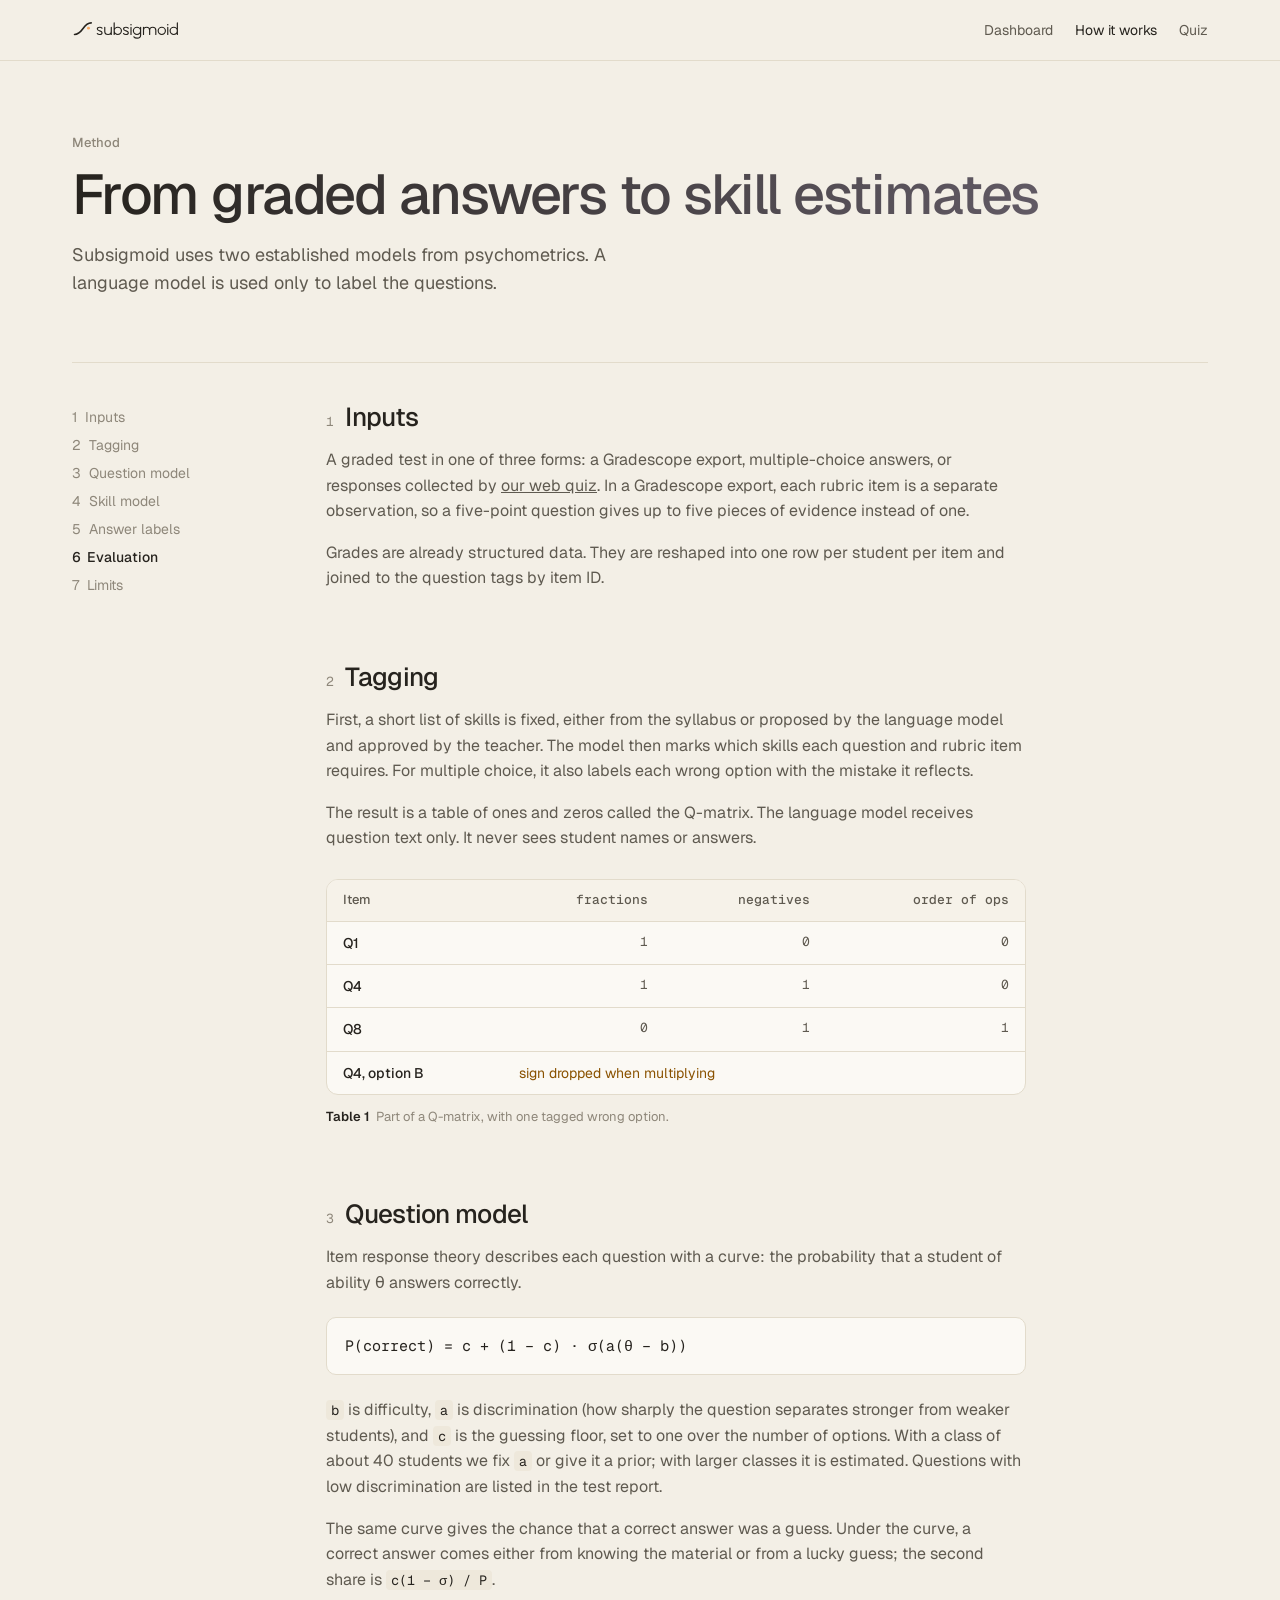
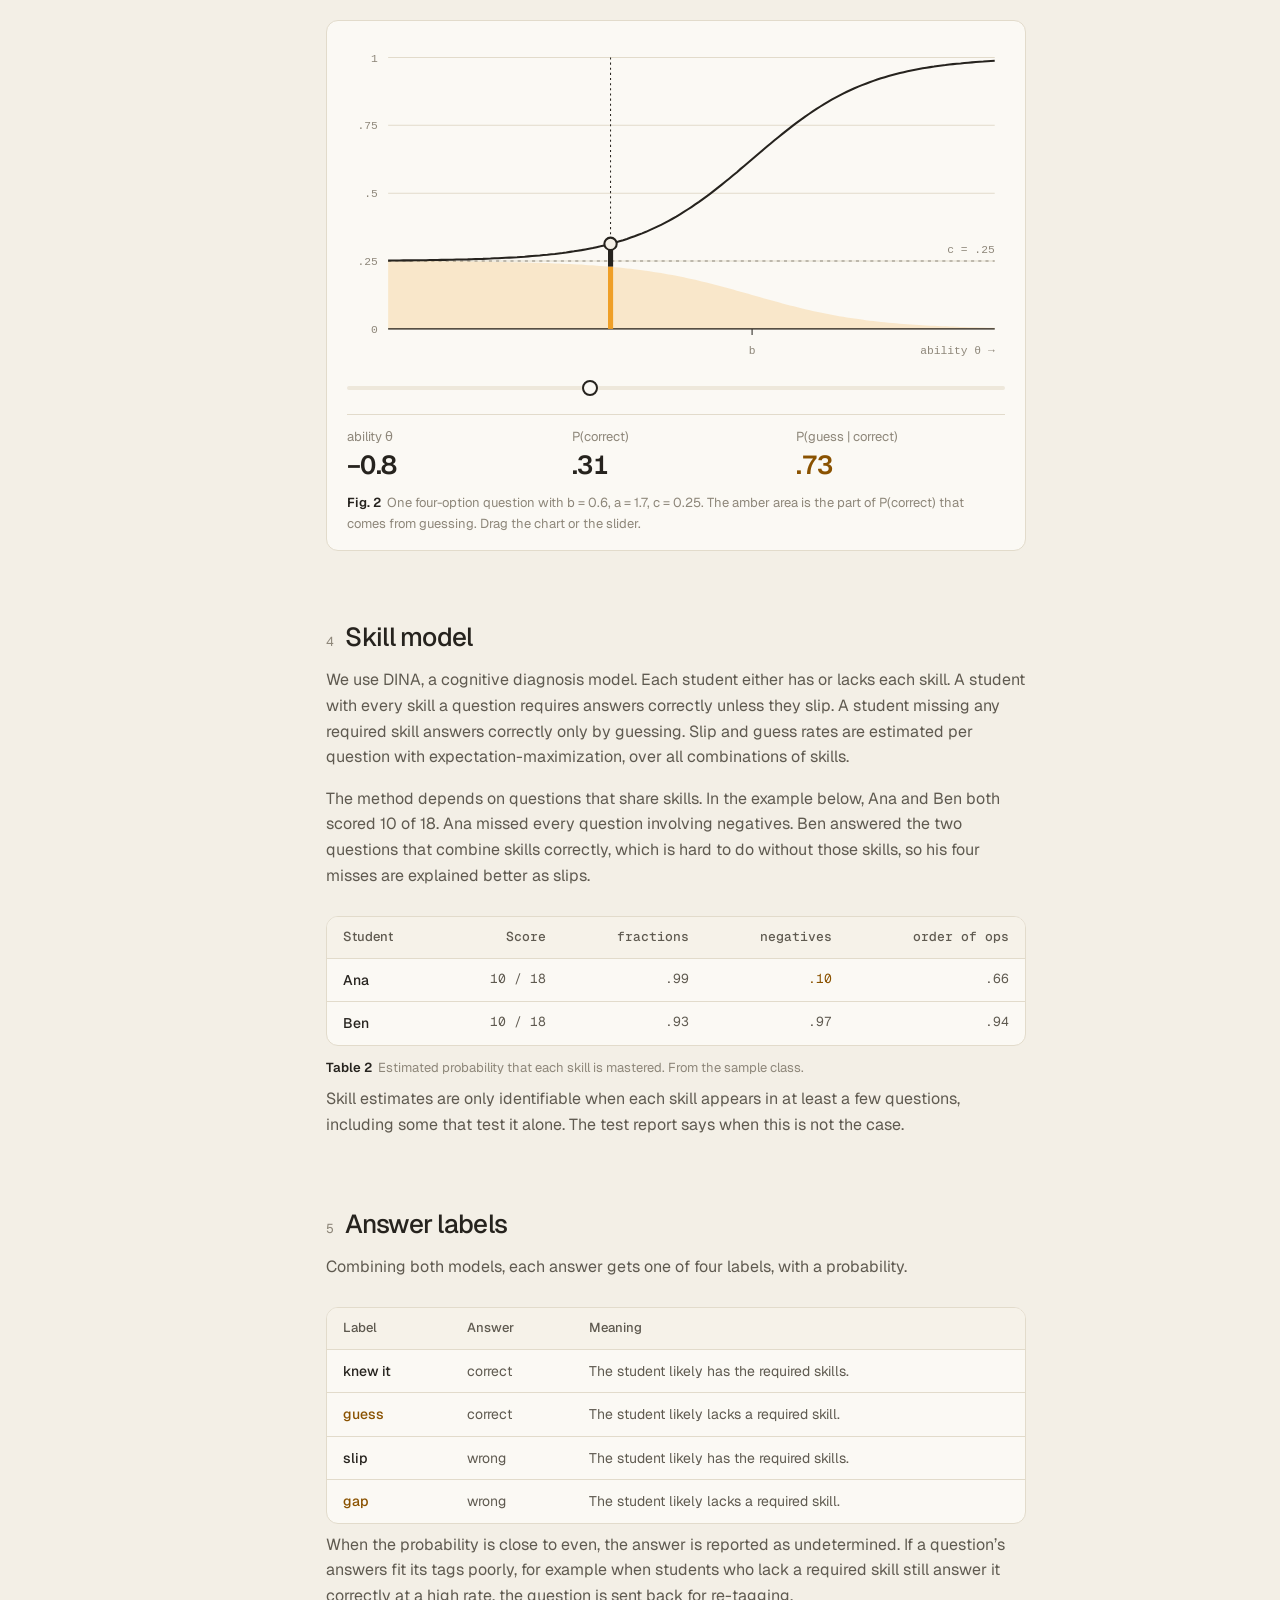
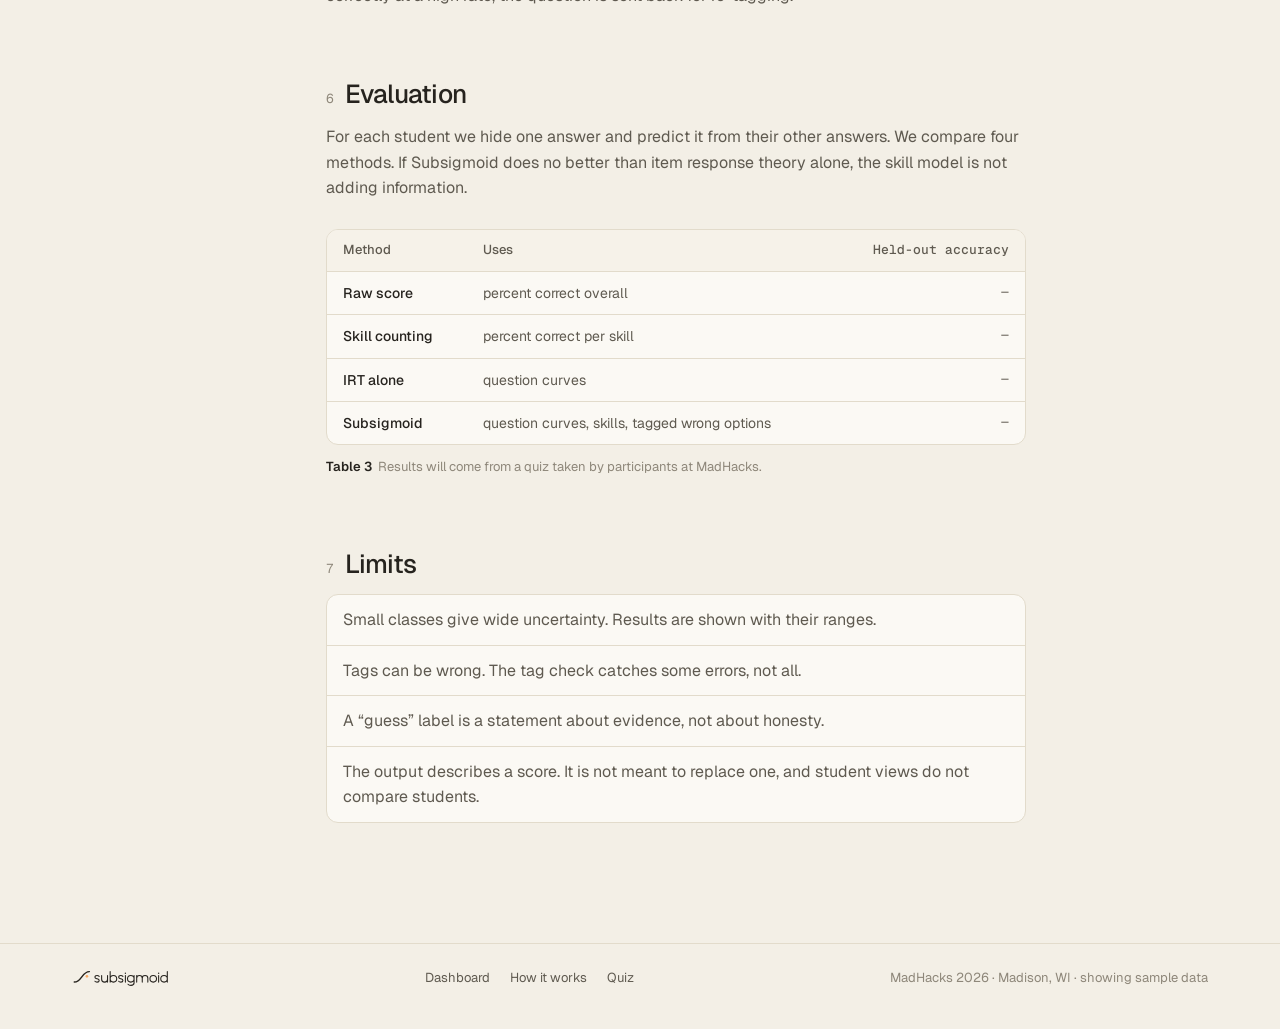
<file: site/method.html>
<!doctype html>
<html lang="en">
<head>
<meta charset="utf-8">
<meta name="viewport" content="width=device-width, initial-scale=1">
<title>Method · Subsigmoid</title>
<meta name="description" content="How Subsigmoid estimates skills from graded answers: question tagging, item response theory, and cognitive diagnosis.">
<link rel="icon" href="favicon.svg" type="image/svg+xml">
<link rel="preconnect" href="https://fonts.googleapis.com">
<link rel="preconnect" href="https://fonts.gstatic.com" crossorigin>
<link href="https://fonts.googleapis.com/css2?family=Geist:wght@400;500;600&family=Geist+Mono:wght@400;500&display=swap" rel="stylesheet">
<!-- <meta name="subsigmoid-api" content="https://YOUR-APP.databricksapps.com"> -->
<link rel="stylesheet" href="styles.css">
<style>
.title { padding: 72px 0 0; }
.title h1 { font-size: clamp(36px, 4.6vw, 56px); margin-top: 12px; }
.title p { margin-top: 16px; font-size: 18px; max-width: 34em; }

.doc { display: grid; grid-template-columns: 190px minmax(0, 1fr); gap: 0 64px; margin-top: 64px; border-top: 1px solid var(--rule); padding-top: 40px; }
.toc { position: sticky; top: 28px; align-self: start; font-size: 14px; line-height: 2; }
.toc a { display: block; text-decoration: none; color: var(--ink-3); }
.toc a:hover, .toc a.on { color: var(--ink); }
.toc a.on { font-weight: 500; }
.body { max-width: 700px; }
.body section + section { margin-top: 72px; }
.body h2 { font-size: 26px; margin-bottom: 14px; display: flex; align-items: baseline; gap: 12px; }
.body h2 .n { font-family: var(--mono); font-size: 13px; font-weight: 400; color: var(--ink-3); }
.body p { max-width: none; }
.body figure { margin: 28px 0 8px; }
code { font-family: var(--mono); font-size: 13.5px; background: var(--paper-2); padding: 1px 5px; border-radius: 4px; color: var(--ink); }
.eq { display: block; font-family: var(--mono); font-size: 15px; background: var(--sheet); border: 1px solid var(--rule); border-radius: 10px; padding: 16px 18px; margin: 22px 0; color: var(--ink); }
ul.plain { margin: 0; padding: 0; list-style: none; background: var(--sheet); border: 1px solid var(--rule); border-radius: 12px; overflow: hidden; }
ul.plain li { padding: 12px 16px; border-top: 1px solid var(--rule); color: var(--ink-2); }
ul.plain li:first-child { border-top: 0; }

.table-scroll { background: var(--sheet); border: 1px solid var(--rule); border-radius: 12px; overflow-x: auto; }
table { width: 100%; border-collapse: collapse; font-size: 14px; }
th, td { text-align: left; padding: 10px 16px; border-top: 1px solid var(--rule); vertical-align: top; }
th { font-weight: 500; font-size: 13px; color: var(--ink-2); background: #F6F2E9; border-top: 0; }
td { color: var(--ink-2); }
td:first-child { color: var(--ink); font-weight: 500; }
td.num, th.num { text-align: right; font-family: var(--mono); font-size: 13px; font-variant-numeric: tabular-nums; }
td.am { color: var(--amber-ink); }
td.serif { font-weight: 400; }

/* Fig. 2 */
#curve-fig { background: var(--sheet); border: 1px solid var(--rule); border-radius: 12px; padding: 20px 20px 16px; }
#curve-fig svg { width: 100%; height: auto; display: block; overflow: visible; cursor: ew-resize; touch-action: none; }
.readout { display: grid; grid-template-columns: repeat(3, 1fr); gap: 16px; margin-top: 16px; border-top: 1px solid var(--rule); padding-top: 12px; }
.readout div { font-size: 13px; color: var(--ink-3); }
.readout b { display: block; font-weight: 600; font-size: 26px; letter-spacing: -.02em; color: var(--ink); font-variant-numeric: tabular-nums; line-height: 1.2; margin-top: 2px; }
.readout .am b { color: var(--amber-ink); }
input[type=range] { -webkit-appearance: none; appearance: none; width: 100%; background: transparent; margin: 16px 0 0; }
input[type=range]::-webkit-slider-runnable-track { height: 4px; border-radius: 999px; background: var(--paper-2); }
input[type=range]::-moz-range-track { height: 4px; border-radius: 999px; background: var(--paper-2); }
input[type=range]::-webkit-slider-thumb { -webkit-appearance: none; width: 16px; height: 16px; background: var(--sheet); border: 2px solid var(--ink); border-radius: 50%; margin-top: -6px; cursor: ew-resize; }
input[type=range]::-moz-range-thumb { width: 14px; height: 14px; background: var(--sheet); border: 2px solid var(--ink); border-radius: 50%; cursor: ew-resize; }

@media (max-width: 900px) {
  .doc { grid-template-columns: minmax(0, 1fr); }
  .toc { display: none; }
  .eq { overflow-x: auto; white-space: nowrap; }
}
@media (max-width: 720px) {
  .title { padding-top: 44px; }
  .title p { font-size: 16px; }
  .doc { margin-top: 40px; }
  .body section + section { margin-top: 56px; }
  .body h2 { font-size: 22px; }
  #curve-fig { padding: 14px; }
  #curve text { font-size: 21px; }
  .readout b { font-size: 21px; }
}
</style>
</head>
<body>

<header class="top" data-page="method"></header>

<main class="wrap">
  <div class="title">
    <div class="label">Method</div>
    <h1 class="grad">From graded answers to skill estimates</h1>
    <p>Subsigmoid uses two established models from psychometrics. A language model is used only to label the questions.</p>
  </div>

  <div class="doc">
    <nav class="toc" aria-label="Contents">
      <a href="#inputs">1 &nbsp;Inputs</a>
      <a href="#tagging">2 &nbsp;Tagging</a>
      <a href="#irt">3 &nbsp;Question model</a>
      <a href="#dina">4 &nbsp;Skill model</a>
      <a href="#labels">5 &nbsp;Answer labels</a>
      <a href="#evaluation">6 &nbsp;Evaluation</a>
      <a href="#limits">7 &nbsp;Limits</a>
    </nav>

    <article class="body">
      <section id="inputs">
        <h2><span class="n">1</span>Inputs</h2>
        <p>A graded test in one of three forms: a Gradescope export, multiple-choice answers, or responses collected by <a href="quiz.html">our web quiz</a>. In a Gradescope export, each rubric item is a separate observation, so a five-point question gives up to five pieces of evidence instead of one.</p>
        <p>Grades are already structured data. They are reshaped into one row per student per item and joined to the question tags by item ID.</p>
      </section>

      <section id="tagging">
        <h2><span class="n">2</span>Tagging</h2>
        <p>First, a short list of skills is fixed, either from the syllabus or proposed by the language model and approved by the teacher. The model then marks which skills each question and rubric item requires. For multiple choice, it also labels each wrong option with the mistake it reflects.</p>
        <p>The result is a table of ones and zeros called the Q-matrix. The language model receives question text only. It never sees student names or answers.</p>
        <figure>
          <div class="table-scroll">
          <table>
            <thead><tr><th>Item</th><th class="num">fractions</th><th class="num">negatives</th><th class="num">order of ops</th></tr></thead>
            <tbody>
              <tr><td>Q1</td><td class="num">1</td><td class="num">0</td><td class="num">0</td></tr>
              <tr><td>Q4</td><td class="num">1</td><td class="num">1</td><td class="num">0</td></tr>
              <tr><td>Q8</td><td class="num">0</td><td class="num">1</td><td class="num">1</td></tr>
              <tr><td>Q4, option B</td><td class="am" colspan="3">sign dropped when multiplying</td></tr>
            </tbody>
          </table>
          </div>
          <figcaption><b>Table 1</b> &nbsp;Part of a Q-matrix, with one tagged wrong option.</figcaption>
        </figure>
      </section>

      <section id="irt">
        <h2><span class="n">3</span>Question model</h2>
        <p>Item response theory describes each question with a curve: the probability that a student of ability &theta; answers correctly.</p>
        <span class="eq">P(correct) = c + (1 &minus; c) &middot; &sigma;(a(&theta; &minus; b))</span>
        <p><code>b</code> is difficulty, <code>a</code> is discrimination (how sharply the question separates stronger from weaker students), and <code>c</code> is the guessing floor, set to one over the number of options. With a class of about 40 students we fix <code>a</code> or give it a prior; with larger classes it is estimated. Questions with low discrimination are listed in the test report.</p>
        <p>The same curve gives the chance that a correct answer was a guess. Under the curve, a correct answer comes either from knowing the material or from a lucky guess; the second share is <code>c(1 &minus; &sigma;) / P</code>.</p>

        <figure id="curve-fig">
          <svg id="curve" viewBox="0 0 640 320" role="img" aria-label="Item response curve. Drag horizontally to change ability."></svg>
          <input type="range" id="theta" min="-3" max="3" step="0.05" value="-0.8" aria-label="Student ability">
          <div class="readout">
            <div>ability &theta;<b id="s-theta">&minus;0.8</b></div>
            <div>P(correct)<b id="s-p">.31</b></div>
            <div class="am">P(guess | correct)<b id="s-g">.73</b></div>
          </div>
          <figcaption><b>Fig. 2</b> &nbsp;One four-option question with b = 0.6, a = 1.7, c = 0.25. The amber area is the part of P(correct) that comes from guessing. Drag the chart or the slider.</figcaption>
        </figure>
      </section>

      <section id="dina">
        <h2><span class="n">4</span>Skill model</h2>
        <p>We use DINA, a cognitive diagnosis model. Each student either has or lacks each skill. A student with every skill a question requires answers correctly unless they slip. A student missing any required skill answers correctly only by guessing. Slip and guess rates are estimated per question with expectation-maximization, over all combinations of skills.</p>
        <p>The method depends on questions that share skills. In the example below, Ana and Ben both scored 10 of 18. Ana missed every question involving negatives. Ben answered the two questions that combine skills correctly, which is hard to do without those skills, so his four misses are explained better as slips.</p>
        <figure>
          <div class="table-scroll">
          <table>
            <thead><tr><th>Student</th><th class="num">Score</th><th class="num">fractions</th><th class="num">negatives</th><th class="num">order of ops</th></tr></thead>
            <tbody>
              <tr><td>Ana</td><td class="num">10 / 18</td><td class="num">.99</td><td class="num am">.10</td><td class="num">.66</td></tr>
              <tr><td>Ben</td><td class="num">10 / 18</td><td class="num">.93</td><td class="num">.97</td><td class="num">.94</td></tr>
            </tbody>
          </table>
          </div>
          <figcaption><b>Table 2</b> &nbsp;Estimated probability that each skill is mastered. From the sample class.</figcaption>
        </figure>
        <p>Skill estimates are only identifiable when each skill appears in at least a few questions, including some that test it alone. The test report says when this is not the case.</p>
      </section>

      <section id="labels">
        <h2><span class="n">5</span>Answer labels</h2>
        <p>Combining both models, each answer gets one of four labels, with a probability.</p>
        <figure>
          <div class="table-scroll">
          <table>
            <thead><tr><th>Label</th><th>Answer</th><th>Meaning</th></tr></thead>
            <tbody>
              <tr><td>knew it</td><td>correct</td><td class="serif">The student likely has the required skills.</td></tr>
              <tr><td class="am">guess</td><td>correct</td><td class="serif">The student likely lacks a required skill.</td></tr>
              <tr><td>slip</td><td>wrong</td><td class="serif">The student likely has the required skills.</td></tr>
              <tr><td class="am">gap</td><td>wrong</td><td class="serif">The student likely lacks a required skill.</td></tr>
            </tbody>
          </table>
          </div>
        </figure>
        <p>When the probability is close to even, the answer is reported as undetermined. If a question&rsquo;s answers fit its tags poorly, for example when students who lack a required skill still answer it correctly at a high rate, the question is sent back for re-tagging.</p>
      </section>

      <section id="evaluation">
        <h2><span class="n">6</span>Evaluation</h2>
        <p>For each student we hide one answer and predict it from their other answers. We compare four methods. If Subsigmoid does no better than item response theory alone, the skill model is not adding information.</p>
        <figure>
          <div class="table-scroll">
          <table>
            <thead><tr><th>Method</th><th>Uses</th><th class="num">Held-out accuracy</th></tr></thead>
            <tbody>
              <tr><td>Raw score</td><td>percent correct overall</td><td class="num">&mdash;</td></tr>
              <tr><td>Skill counting</td><td>percent correct per skill</td><td class="num">&mdash;</td></tr>
              <tr><td>IRT alone</td><td>question curves</td><td class="num">&mdash;</td></tr>
              <tr><td>Subsigmoid</td><td>question curves, skills, tagged wrong options</td><td class="num">&mdash;</td></tr>
            </tbody>
          </table>
          </div>
          <figcaption><b>Table 3</b> &nbsp;Results will come from a quiz taken by participants at MadHacks.</figcaption>
        </figure>
      </section>

      <section id="limits">
        <h2><span class="n">7</span>Limits</h2>
        <ul class="plain">
          <li>Small classes give wide uncertainty. Results are shown with their ranges.</li>
          <li>Tags can be wrong. The tag check catches some errors, not all.</li>
          <li>A &ldquo;guess&rdquo; label is a statement about evidence, not about honesty.</li>
          <li>The output describes a score. It is not meant to replace one, and student views do not compare students.</li>
        </ul>
      </section>
    </article>
  </div>
</main>

<footer></footer>

<script src="js/api.js"></script>
<script src="js/site.js"></script>
<script>
(() => {
  const links = [...document.querySelectorAll('.toc a')];
  const io = new IntersectionObserver(es => es.forEach(e => { if (e.isIntersecting) links.forEach(a => a.classList.toggle('on', a.getAttribute('href') === '#' + e.target.id)); }), { rootMargin: '-30% 0px -60% 0px' });
  document.querySelectorAll('.body section[id]').forEach(s => io.observe(s));
})();
</script>
<script>
(() => {
  const css = n => getComputedStyle(document.documentElement).getPropertyValue(n).trim();
  const INK = css('--ink'), INK3 = css('--ink-3'), AMBER = css('--amber'), PAPER = css('--paper'), RULE = css('--rule');
  const sig = x => 1 / (1 + Math.exp(-x));
  const svg = document.getElementById('curve'), slider = document.getElementById('theta');
  const A = 1.7, B = 0.6, C = 0.25, X0 = 40, X1 = 630, Y0 = 280, Y1 = 16;
  const xs = t => X0 + (t + 3) / 6 * (X1 - X0), ys = p => Y0 - p * (Y0 - Y1);
  const el = (tag, at) => { const e = document.createElementNS('http://www.w3.org/2000/svg', tag); for (const k in at) e.setAttribute(k, at[k]); svg.appendChild(e); return e; };
  const txt = (s, at) => { const e = el('text', Object.assign({ 'font-family': 'IBM Plex Mono, monospace', 'font-size': 11, fill: INK3 }, at)); e.textContent = s; return e; };

  [0, .25, .5, .75, 1].forEach(p => {
    el('line', { x1: X0, x2: X1, y1: ys(p), y2: ys(p), stroke: RULE, 'stroke-width': 1 });
    txt(p === 0 ? '0' : p === 1 ? '1' : String(p).slice(1), { x: X0 - 10, y: ys(p) + 4, 'text-anchor': 'end' });
  });
  el('line', { x1: X0, x2: X1, y1: ys(C), y2: ys(C), stroke: INK3, 'stroke-width': 1, 'stroke-dasharray': '3 4' });
  txt('c = .25', { x: X1, y: ys(C) - 8, 'text-anchor': 'end' });

  let d = '', dl = `M${X0} ${Y0}`;
  for (let k = 0; k <= 160; k++) {
    const t = -3 + 6 * k / 160, s = sig(A * (t - B));
    d += (k ? 'L' : 'M') + xs(t).toFixed(1) + ' ' + ys(C + (1 - C) * s).toFixed(1);
    dl += 'L' + xs(t).toFixed(1) + ' ' + ys(C * (1 - s)).toFixed(1);
  }
  el('path', { d: dl + `L${X1} ${Y0}Z`, fill: AMBER, opacity: .2 });
  el('path', { d, fill: 'none', stroke: INK, 'stroke-width': 2 });
  el('line', { x1: X0, x2: X1, y1: Y0, y2: Y0, stroke: INK, 'stroke-width': 1 });
  el('line', { x1: xs(B), x2: xs(B), y1: Y0, y2: Y0 + 6, stroke: INK, 'stroke-width': 1 });
  txt('b', { x: xs(B), y: Y0 + 24, 'text-anchor': 'middle' });
  txt('ability θ →', { x: X1, y: Y0 + 24, 'text-anchor': 'end' });

  const vline = el('line', { stroke: INK, 'stroke-width': 1, 'stroke-dasharray': '2 3', y1: Y1, y2: Y0 });
  const knew = el('line', { stroke: INK, 'stroke-width': 5 });
  const luck = el('line', { stroke: AMBER, 'stroke-width': 5 });
  const dot = el('circle', { r: 6, fill: PAPER, stroke: INK, 'stroke-width': 2 });

  const fmt = v => (v >= .995 ? '1.00' : v.toFixed(2).replace(/^0/, ''));
  function setTheta(t) {
    t = Math.max(-3, Math.min(3, t));
    const s = sig(A * (t - B)), P = C + (1 - C) * s, g = C * (1 - s) / P, x = xs(t), yl = ys(C * (1 - s));
    for (const e of [vline, knew, luck]) { e.setAttribute('x1', x); e.setAttribute('x2', x); }
    luck.setAttribute('y1', Y0); luck.setAttribute('y2', yl);
    knew.setAttribute('y1', yl); knew.setAttribute('y2', ys(P));
    dot.setAttribute('cx', x); dot.setAttribute('cy', ys(P));
    document.getElementById('s-theta').textContent = (t < 0 ? '−' : '') + Math.abs(t).toFixed(1);
    document.getElementById('s-p').textContent = fmt(P);
    document.getElementById('s-g').textContent = fmt(g);
    slider.value = t;
  }
  slider.addEventListener('input', () => setTheta(+slider.value));
  let drag = false;
  const at = ev => { const r = svg.getBoundingClientRect(); return ((ev.clientX - r.left) / r.width * 640 - X0) / (X1 - X0) * 6 - 3; };
  svg.addEventListener('pointerdown', ev => { drag = true; svg.setPointerCapture(ev.pointerId); setTheta(at(ev)); });
  svg.addEventListener('pointermove', ev => { if (drag) setTheta(at(ev)); });
  svg.addEventListener('pointerup', () => drag = false);
  setTheta(-0.8);
})();
</script>
</body>
</html>
</file>
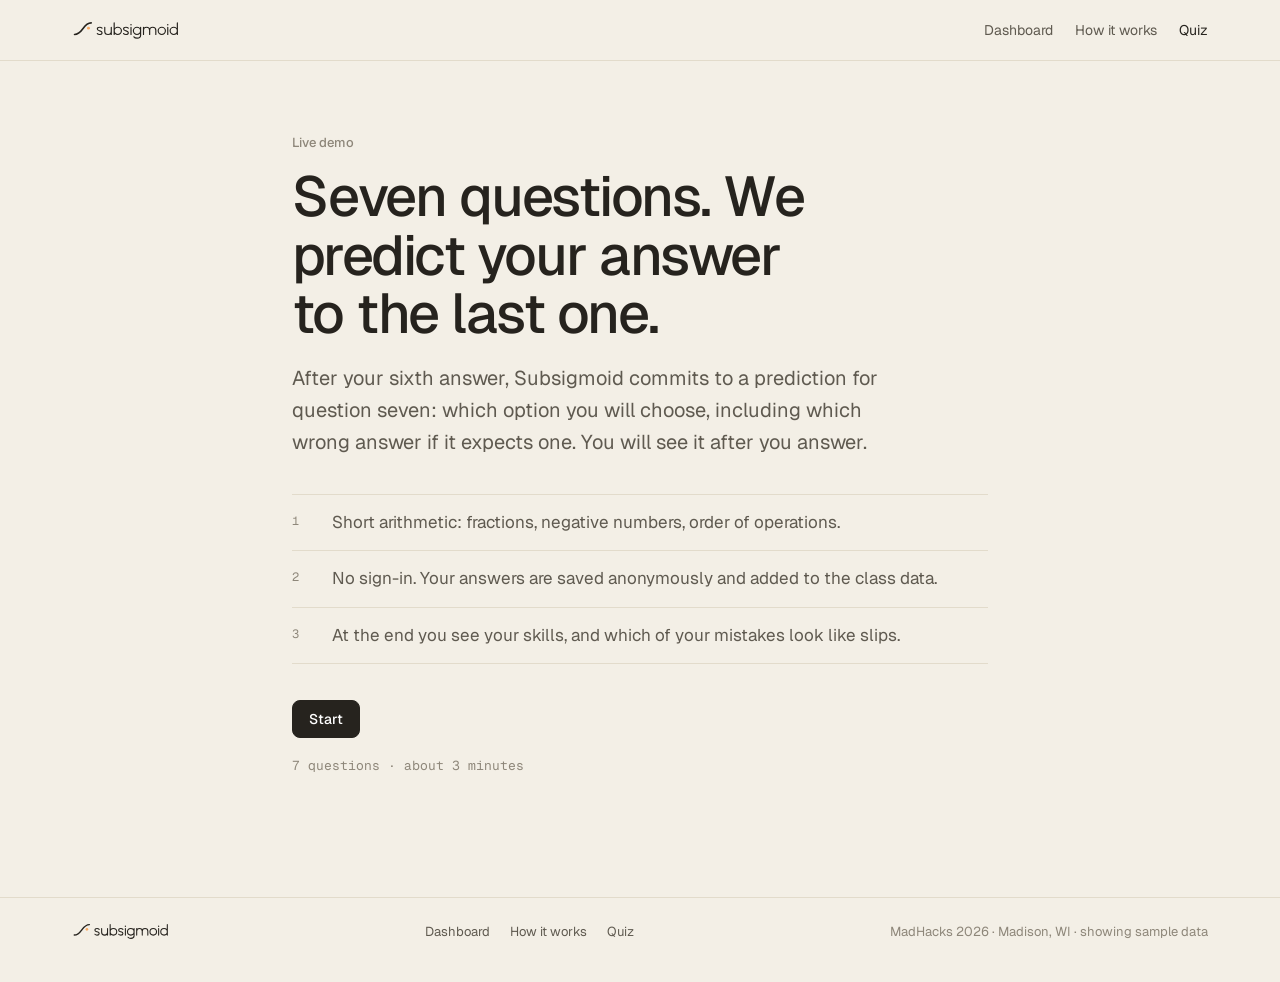
<file: site/quiz.html>
<!doctype html>
<html lang="en">
<head>
<meta charset="utf-8">
<meta name="viewport" content="width=device-width, initial-scale=1">
<title>Quiz · Subsigmoid</title>
<meta name="description" content="Seven questions. Before the seventh, Subsigmoid predicts which answer you will pick.">
<!-- <meta name="subsigmoid-api" content="https://YOUR-APP.databricksapps.com"> -->
<link rel="icon" href="favicon.svg" type="image/svg+xml">
<link rel="preconnect" href="https://fonts.googleapis.com">
<link rel="preconnect" href="https://fonts.gstatic.com" crossorigin>
<link href="https://fonts.googleapis.com/css2?family=Geist:wght@400;500;600&family=Geist+Mono:wght@400;500&display=swap" rel="stylesheet">
<link rel="stylesheet" href="styles.css">
<style>
.stage { max-width: 760px; margin: 0 auto; padding: 72px var(--gutter) 0; min-height: 70vh; }
.progress { display: flex; gap: 6px; margin-bottom: 40px; align-items: center; }
.progress i { width: 26px; height: 4px; background: var(--rule); }
.progress i.done { background: var(--ink); }
.progress i.now { background: var(--ink-3); }
.progress i.pred { background: none; border: 1px solid var(--amber); height: 6px; }
.progress i.pred.done { background: var(--amber); }
.progress span { margin-left: 12px; color: var(--ink-3); }

.screen h1 { font-size: clamp(36px, 4.6vw, 56px); }
.screen .sub { font-size: 20px; margin-top: 18px; max-width: 30em; }
.facts { margin: 36px 0; border-top: 1px solid var(--rule); }
.facts div { display: grid; grid-template-columns: 40px 1fr; padding: 14px 0; border-bottom: 1px solid var(--rule); color: var(--ink-2); font-size: 17px; }
.facts span { font-family: var(--mono); font-size: 12px; color: var(--ink-3); padding-top: 3px; }

.prompt { font-size: clamp(40px, 6vw, 64px); font-weight: 600; letter-spacing: -.02em; line-height: 1.1; margin: 8px 0 36px; }
.opts { display: grid; grid-template-columns: 1fr 1fr; gap: 10px; }
.opt { border-radius: 10px; display: flex; align-items: baseline; gap: 16px; text-align: left; padding: 18px 20px; background: var(--sheet); border: 1px solid var(--rule); cursor: pointer; font-size: 26px; font-family: var(--serif); transition: border-color .15s; }
.opt:hover { border-color: var(--ink); }
.opt span { font-family: var(--mono); font-size: 12px; color: var(--ink-3); }
.opt.picked { border-color: var(--ink); background: var(--ink); color: var(--paper); }
.opt.picked span { color: #8C8981; }
.opt.was-pred { box-shadow: inset 0 0 0 2px var(--amber); }
.opts.locked .opt { cursor: default; }

.seal { border-radius: 8px; display: flex; gap: 14px; align-items: center; border: 1px dashed var(--amber); padding: 14px 16px; margin-bottom: 28px; font-family: var(--mono); font-size: 12px; color: var(--amber-ink); background: var(--amber-wash); }
.seal .box { width: 10px; height: 10px; background: var(--amber); flex: none; }
.seal.wait { border-color: var(--rule); background: transparent; color: var(--ink-3); }
.seal.wait .box { background: var(--ink-3); animation: pulse 1s steps(2, jump-none) infinite; }
@keyframes pulse { 50% { opacity: .2; } }

.reveal { margin-top: 28px; border-top: 1px solid var(--ink); padding-top: 22px; }
.reveal h2 { font-size: 34px; }
.reveal p { margin-top: 12px; font-size: 18px; }
.reveal .row { display: grid; grid-template-columns: 1fr 1fr; gap: 16px; margin-top: 20px; }
.reveal .cellx { border-radius: 10px; border: 1px solid var(--rule); background: var(--sheet); padding: 14px 16px; }
.reveal .cellx b { display: block; font-family: var(--serif); font-weight: 300; font-size: 30px; }
.reveal .cellx.am { border-color: var(--amber); }
.next { margin-top: 32px; }

.res h2 { font-size: 30px; margin-bottom: 18px; }
.res + .res { margin-top: 56px; }
.bar-row { display: grid; grid-template-columns: 170px 1fr 48px; align-items: center; gap: 14px; padding: 8px 0; font-family: var(--mono); font-size: 12px; color: var(--ink-2); }
.bar-row .v { text-align: right; color: var(--ink); }
.ans { border-top: 1px solid var(--rule); }
.ans div { display: grid; grid-template-columns: 40px 1fr 90px 1.4fr; gap: 14px; padding: 12px 0; border-bottom: 1px solid var(--rule); align-items: baseline; font-size: 17px; }
.ans .q { font-family: var(--mono); font-size: 12px; color: var(--ink-3); }
.ans .ok { font-family: var(--mono); font-size: 12px; color: var(--ink-2); }
.ans .why { font-size: 15px; color: var(--ink-2); }
.mock { margin-top: 40px; padding: 14px 16px; border: 1px dashed var(--rule); font-family: var(--mono); font-size: 12px; color: var(--ink-3); }
.err { color: var(--amber-ink); font-family: var(--mono); font-size: 12px; margin-top: 16px; }

@media (max-width: 720px) {
  .stage { padding-top: 40px; }
  .opts { grid-template-columns: 1fr; }
  .opt { font-size: 22px; padding: 14px 16px; }
  .progress i { width: 18px; }
  .bar-row { grid-template-columns: 120px 1fr 40px; }
  .ans div { grid-template-columns: 32px 1fr 64px; }
  .ans .why { grid-column: 2 / -1; }
  .reveal .row { grid-template-columns: 1fr; }
}
</style>
</head>
<body>

<header class="top" data-page="quiz"></header>

<main class="stage" id="app" aria-live="polite"></main>

<footer></footer>

<script src="js/api.js"></script>
<script src="js/site.js"></script>
<script>
(() => {
  const app = document.getElementById('app');
  const esc = s => String(s ?? '').replace(/[&<>"]/g, c => ({ '&': '&amp;', '<': '&lt;', '>': '&gt;', '"': '&quot;' }[c]));
  const pct = p => Math.round(p * 100) + '%';
  const S = { quiz: null, session: null, i: 0, answers: {}, prediction: null, madeAt: null };

  const progress = () => {
    const n = S.quiz.items.length;
    return `<div class="progress" aria-hidden="true">${S.quiz.items.map((it, k) =>
      `<i class="${it.id === S.quiz.predict_item ? 'pred ' : ''}${k < S.i ? 'done' : k === S.i ? 'now' : ''}"></i>`).join('')}
      <span class="mono">${Math.min(S.i + 1, n)} / ${n}</span></div>`;
  };

  function intro() {
    const n = S.quiz.items.length;
    app.innerHTML = `<section class="screen">
      <div class="label">Live demo</div>
      <h1 style="margin-top:14px">Seven questions. We predict your answer to the last one.</h1>
      <p class="sub">After your sixth answer, Subsigmoid commits to a prediction for question seven: which option you will choose, including which wrong answer if it expects one. You will see it after you answer.</p>
      <div class="facts">
        <div><span>1</span>Short arithmetic: fractions, negative numbers, order of operations.</div>
        <div><span>2</span>No sign-in. Your answers are saved anonymously and added to the class data.</div>
        <div><span>3</span>At the end you see your skills, and which of your mistakes look like slips.</div>
      </div>
      <button class="btn solid" id="go">Start</button>
      <p class="mono" style="margin-top:18px;color:var(--ink-3)">${n} questions &middot; about 3 minutes</p>
    </section>`;
    document.getElementById('go').onclick = async () => {
      try { S.session = (await Subsigmoid.startSession()).session_id; question(); }
      catch (e) { app.insertAdjacentHTML('beforeend', `<p class="err">Could not start: ${esc(e.message)}</p>`); }
    };
  }

  async function question() {
    const it = S.quiz.items[S.i];
    const isPred = it.id === S.quiz.predict_item;
    app.innerHTML = `<section class="screen">${progress()}
      ${isPred ? `<div class="seal wait" id="seal"><i class="box"></i><span>Making a prediction for this question&hellip;</span></div>` : ''}
      <div class="label">${esc(it.id)}${isPred ? ' &middot; predicted question' : ''}</div>
      <div class="prompt">${esc(it.prompt)} <span style="color:var(--ink-3)">?</span></div>
      <div class="opts" id="opts">${it.options.map(o => `<button class="opt" data-id="${esc(o.id)}"><span>${esc(o.id)}</span>${esc(o.text)}</button>`).join('')}</div>
      <div id="after"></div></section>`;
    const opts = document.getElementById('opts');
    if (isPred) {
      opts.classList.add('locked');
      try {
        S.prediction = await Subsigmoid.getPrediction(S.session, it.id);
        S.madeAt = new Date();
        const seal = document.getElementById('seal');
        seal.classList.remove('wait');
        seal.querySelector('span').textContent = `Prediction locked at ${S.madeAt.toLocaleTimeString()}. Hidden until you answer.`;
        opts.classList.remove('locked');
      } catch (e) { document.getElementById('seal').querySelector('span').textContent = 'Prediction unavailable: ' + e.message; opts.classList.remove('locked'); }
    }
    opts.addEventListener('click', async ev => {
      const b = ev.target.closest('.opt');
      if (!b || opts.classList.contains('locked')) return;
      opts.classList.add('locked');
      b.classList.add('picked');
      S.answers[it.id] = b.dataset.id;
      try { await Subsigmoid.submitAnswer(S.session, it.id, b.dataset.id); }
      catch (e) { document.getElementById('after').innerHTML = `<p class="err">Could not save the answer: ${esc(e.message)}</p>`; }
      if (isPred && S.prediction) return reveal(it, b.dataset.id);
      setTimeout(() => { S.i++; S.i < S.quiz.items.length ? question() : results(); }, 260);
    });
  }

  function reveal(it, chosen) {
    const p = S.prediction, hit = p.option === chosen;
    const pOpt = it.options.find(o => o.id === p.option), cOpt = it.options.find(o => o.id === chosen);
    document.querySelector(`.opt[data-id="${CSS.escape(p.option)}"]`)?.classList.add('was-pred');
    const seal = document.getElementById('seal');
    seal.querySelector('span').textContent = `Prediction made at ${S.madeAt.toLocaleTimeString()}, before you answered.`;
    document.getElementById('after').innerHTML = `<div class="reveal">
      <h2>${hit ? 'The prediction was right.' : 'The prediction missed.'}</h2>
      <div class="row">
        <div class="cellx am"><span class="label">Predicted</span><b>${esc(p.option)} &nbsp;${esc(pOpt?.text)}</b><span class="mono" style="color:var(--ink-2)">${p.correct ? 'the right answer' : esc(p.mistake_text || 'a wrong answer')} &middot; ${pct(p.p)} sure</span></div>
        <div class="cellx"><span class="label">You chose</span><b>${esc(chosen)} &nbsp;${esc(cOpt?.text)}</b></div>
      </div>
      <button class="btn solid next" id="toResults">See your results</button></div>`;
    document.getElementById('toResults').onclick = () => { S.i++; results(); };
  }

  async function results() {
    app.innerHTML = `<section class="screen">${progress()}<p class="mono" style="color:var(--ink-3)">Scoring&hellip;</p></section>`;
    let r;
    try { r = await Subsigmoid.getResult(S.session); }
    catch (e) { app.innerHTML = `<p class="err">Could not load results: ${esc(e.message)}</p>`; return; }
    const why = a => a.label === 'knew' ? '' : a.mistake ? esc(r.mistakes[a.mistake]) : 'Wrong answer without a known pattern.';
    app.innerHTML = `<section class="screen">
      <div class="label">Your results</div>
      <h1 style="margin-top:14px">${r.answers.filter(a => a.right).length} of ${r.answers.length} right.</h1>
      <p class="sub">Here is what is behind that number. You are one of ${r.participants} people in the class data so far.</p>
      <div class="res" style="margin-top:44px"><h2>Skills</h2>
        ${r.mastery.map(m => `<div class="bar-row"><span>${esc(m.name)}</span><span class="bar${m.p < .4 ? ' low' : ''}"><i class="fill" style="width:${m.p * 100}%"></i></span><span class="v">${pct(m.p)}</span></div>`).join('')}
        <p class="mono" style="color:var(--ink-3);margin-top:10px">How likely it is that you have each skill.</p></div>
      <div class="res"><h2>Each answer</h2><div class="ans">
        ${r.answers.map(a => `<div><span class="q">${esc(a.item)}</span><span>${esc(a.option || '–')} &nbsp;${esc(S.quiz.items.find(i => i.id === a.item)?.options.find(o => o.id === a.option)?.text || '')}</span><span class="ok">${a.right ? 'right' : 'wrong'}</span><span><span class="lbl ${esc(a.label)}">${esc(a.label)} &middot; ${pct(a.p)}</span><br><span class="why">${why(a)}</span></span></div>`).join('')}
      </div></div>
      ${Subsigmoid.live ? '' : '<div class="mock">Sample mode: the backend is not connected yet, so the prediction and labels on this page come from a simple placeholder rule, not the real model.</div>'}
      <div style="margin-top:40px;display:flex;gap:20px;flex-wrap:wrap;align-items:center"><a class="btn" href="app.html#/live">See the live results</a><button class="textlink" id="again">Take it again</button></div>
    </section>`;
    document.getElementById('again').onclick = () => { Object.assign(S, { i: 0, answers: {}, prediction: null }); intro(); };
  }

  Subsigmoid.getQuiz().then(q => { S.quiz = q; intro(); })
    .catch(e => { app.innerHTML = `<p class="err">Could not load the quiz: ${esc(e.message)}</p>`; });
})();
</script>
</body>
</html>
</file>
<file: site/styles.css>
/* Shared look for the front page, method and quiz. Same font and colors as the dashboard (app.html). */
:root {
  /* warm palette shared with the front page and dashboard (sampled from the painting) */
  --paper: #F3EFE6;
  --paper-2: #EEE8DB;
  --sheet: #FBF9F4;
  --ink: #26231E;
  --ink-2: #5F5A50;
  --ink-3: #8E877A;
  --rule: #E2DBCB;
  --amber: #EF9F27;
  --amber-ink: #8A5200;
  --amber-wash: #F8E7CB;
  --serif: "Geist", ui-sans-serif, system-ui, sans-serif;   /* name kept so older rules still resolve */
  --sans: "Geist", ui-sans-serif, system-ui, sans-serif;
  --mono: "Geist Mono", ui-monospace, Menlo, monospace;
  --gutter: 32px;
  --max: 1200px;
}
* { box-sizing: border-box; }
html { -webkit-text-size-adjust: 100%; }
body {
  margin: 0; background: var(--paper); color: var(--ink);
  font-family: var(--sans); font-size: 16px; line-height: 1.6; -webkit-font-smoothing: antialiased;
}
a { color: inherit; }
p { margin: 0 0 1em; color: var(--ink-2); }
button { font: inherit; color: inherit; }
.wrap { max-width: var(--max); margin: 0 auto; padding: 0 var(--gutter); }
.mono { font-family: var(--mono); font-size: 13px; }
.label { font-size: 13px; font-weight: 500; color: var(--ink-3); }
figcaption { font-size: 13px; }
h1, h2, h3 { font-weight: 500; margin: 0; letter-spacing: -.027em; text-wrap: balance; }
/* Cluely-style headline: Geist 500, tight tracking, dark-to-slate gradient */
.grad { background: linear-gradient(to right, #26231E, #6B6370); -webkit-background-clip: text; background-clip: text; color: transparent; -webkit-text-fill-color: transparent; }
h1 { font-size: clamp(36px, 4.6vw, 60px); line-height: 1.05; }
h2 { font-size: clamp(24px, 2.6vw, 32px); line-height: 1.15; }
h3 { font-size: 18px; letter-spacing: -.015em; }
:focus-visible { outline: 2px solid var(--amber); outline-offset: 2px; }
[hidden] { display: none !important; }

/* ---------- header / footer ---------- */
header.top { border-bottom: 1px solid var(--rule); background: var(--paper); position: relative; z-index: 5; }
header.top .wrap { display: flex; align-items: center; justify-content: space-between; height: 60px; gap: 24px; }
header.top.over { position: absolute; left: 0; right: 0; top: 0; background: transparent; border-bottom: 0; }
.logo { display: block; height: 21px; color: var(--ink); flex: none; }
.logo svg { height: 100%; width: auto; display: block; }
.nav { display: flex; align-items: center; gap: 22px; }
.nav a { font-size: 14px; text-decoration: none; color: var(--ink-2); white-space: nowrap; }
.nav a:hover, .nav a[aria-current] { color: var(--ink); }
.nav .sep { width: 1px; height: 14px; background: var(--rule); }
footer { margin-top: 120px; border-top: 1px solid var(--rule); padding: 24px 0 40px; font-size: 13px; }
footer .wrap { display: flex; justify-content: space-between; align-items: center; gap: 24px; flex-wrap: wrap; }
footer .logo { height: 19px; }
footer .mono { font-family: var(--sans); color: var(--ink-3); }
footer nav { display: flex; gap: 20px; }
footer nav a { text-decoration: none; color: var(--ink-2); }
footer nav a:hover { color: var(--ink); }

/* ---------- controls (same as the dashboard) ---------- */
.btn { display: inline-flex; align-items: center; gap: 6px; height: 38px; padding: 0 16px; border-radius: 8px; border: 1px solid #D5CDBB; background: rgba(255,255,255,.6); color: var(--ink); font-size: 14px; font-weight: 500; text-decoration: none; cursor: pointer; white-space: nowrap; transition: background .12s; }
.btn:hover { background: rgba(255,255,255,.9); }
.btn.solid { background: var(--ink); color: #fff; border-color: var(--ink); }
.btn.solid:hover { background: #3a362f; }
.btn:disabled { opacity: .5; cursor: default; }
.textlink { font-size: 14px; font-weight: 500; color: var(--ink); text-decoration: none; background: none; border: 0; padding: 0; cursor: pointer; }
.textlink:hover { text-decoration: underline; text-underline-offset: 3px; }
.chip { display: inline-block; font-size: 13px; padding: 3px 9px; border-radius: 999px; background: var(--paper-2); color: var(--ink); }

figure { margin: 0; }
figcaption { color: var(--ink-3); margin-top: 12px; }
figcaption b { color: var(--ink); font-weight: 600; }

/* ---------- shared blocks ---------- */
.page-head { padding: 64px 0 40px; border-bottom: 1px solid var(--rule); }
.page-head h1 { font-size: clamp(32px, 4vw, 48px); margin-top: 10px; }
.page-head p { margin-top: 14px; font-size: 18px; max-width: 36em; }
.sheet { background: var(--sheet); border: 1px solid var(--rule); border-radius: 10px; }
.lbl { font-size: 12px; font-weight: 500; white-space: nowrap; }
.lbl.gap, .lbl.guess { color: var(--amber-ink); }
.lbl.slip, .lbl.knew, .lbl.unclear { color: var(--ink-3); }
.bar { position: relative; height: 6px; border-radius: 999px; background: var(--paper-2); overflow: hidden; }
.bar .fill { position: absolute; inset: 0 auto 0 0; border-radius: 999px; background: var(--ink); }
.bar.low .fill { background: var(--amber); }

@media (max-width: 720px) {
  :root { --gutter: 16px; }
  .nav { gap: 16px; }
  .nav .sep, .nav .hide-sm { display: none; }
  .logo { height: 19px; }
  .page-head { padding: 40px 0 32px; }
  .page-head p { font-size: 16px; }
}
</file>
